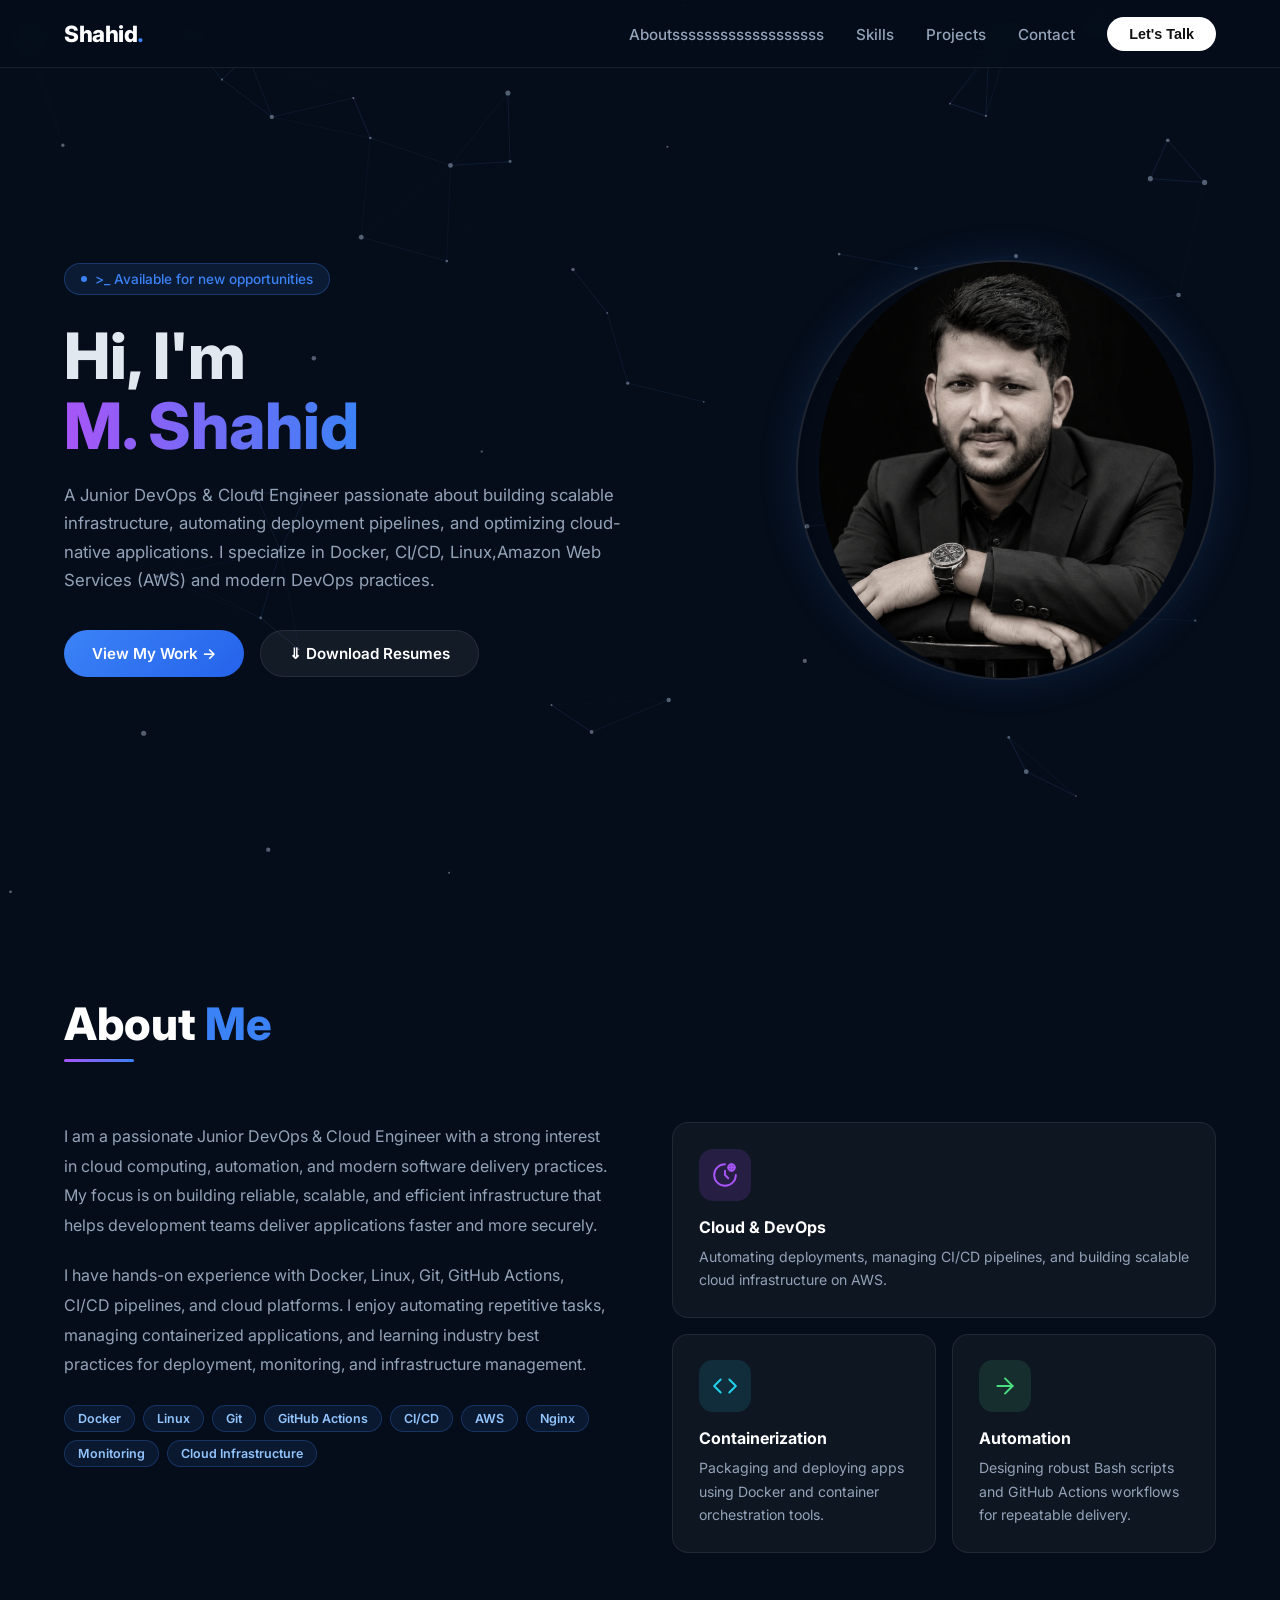
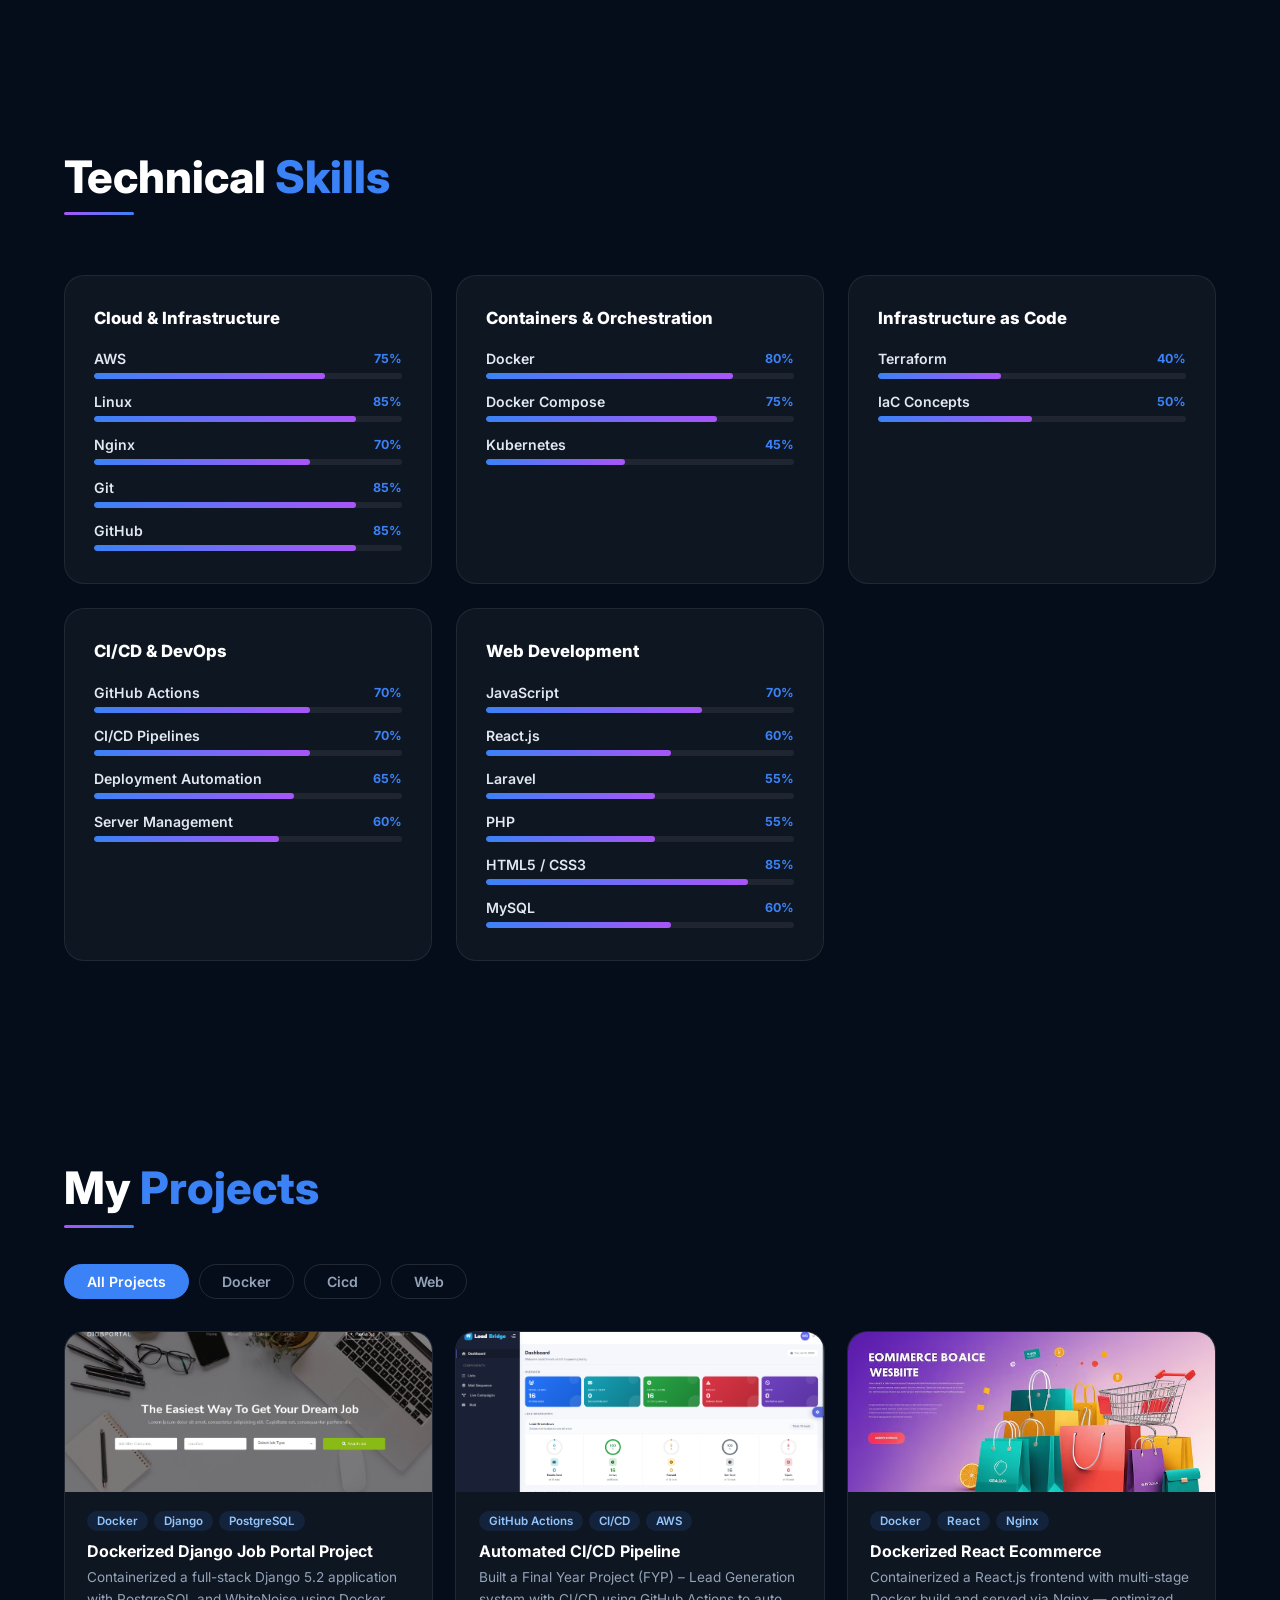
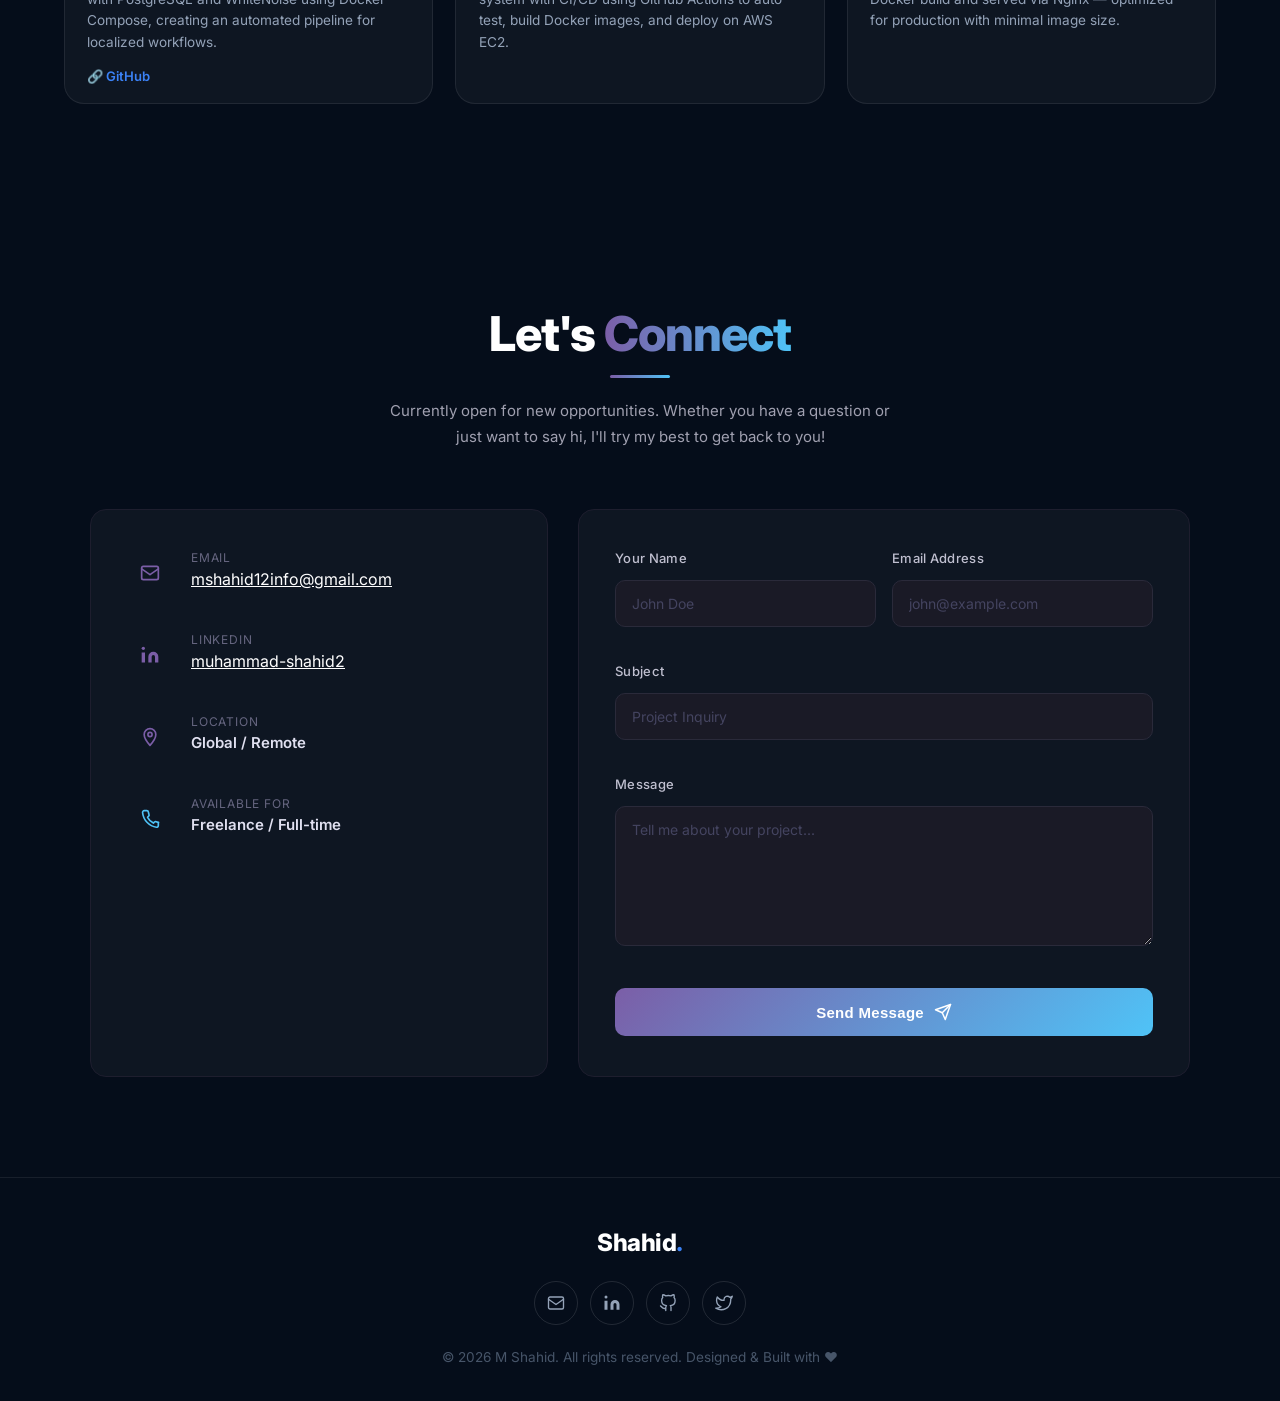
<file: index.html>
<!DOCTYPE html>
<html lang="en">
<head>
  <meta charset="UTF-8" />
  <meta name="viewport" content="width=device-width, initial-scale=1.0" />
  <title>M. Shahid — DevOps & Cloud Engineer</title>
  <link rel="preconnect" href="https://fonts.googleapis.com" />
  <link href="https://fonts.googleapis.com/css2?family=Inter:wght@400;500;600;700;800;900&display=swap" rel="stylesheet" />
  <link rel="stylesheet" href="style.css" />
</head>
<body>

<!-- ─── NAVBAR ─── -->
<nav>
  <div class="nav-left">
    <div class="logo">Shahid<span>.</span></div>
  </div>

  <div class="nav-right">
    <ul class="nav-links">
      <li><a href="#about">Aboutsssssssssssssssssss</a></li>
      <li><a href="#skills">Skills</a></li>
      <li><a href="#projects">Projects</a></li>
      <li><a href="#contact">Contact</a></li>
    </ul>
    <button class="btn-talk" onclick="document.getElementById('contact').scrollIntoView({behavior:'smooth'})">
      Let's Talk
    </button>
  </div>

  <div class="hamburger" id="ham" onclick="toggleMenu()">
    <span></span><span></span><span></span>
  </div>
</nav>

<!-- Mobile Menu -->
<div class="mobile-menu" id="mobileMenu">
  <a href="#about"    onclick="closeMenu()">About</a>
  <a href="#skills"   onclick="closeMenu()">Skills</a>
  <a href="#projects" onclick="closeMenu()">Projects</a>
  <a href="#contact"  onclick="closeMenu()">Contact</a>
</div>

<!-- ─── ANIMATED BACKGROUND ─── -->
<canvas id="bg-canvas"></canvas>

<main>

  <!-- ─── HERO ─── -->
  <section id="hero">
    <div class="hero-inner">

<div class="hero-left">
  <div class="badge">
    <span class="badge-dot"></span>
    &gt;_ Available for new opportunities
  </div>

  <h1>Hi, I'm<br /><span>M. Shahid</span></h1>

  <p class="hero-desc">
    A Junior DevOps &amp; Cloud Engineer passionate about building
    scalable infrastructure, automating deployment pipelines,
    and optimizing cloud-native applications. I specialize in
    Docker, CI/CD, Linux,Amazon Web Services (AWS) and modern DevOps practices.
  </p>

  <div class="hero-btns">
    <a href="#projects" class="btn-primary">View My Work &rarr;</a>
    <a href="/Muhammad_shahid.pdf" class="btn-secondary" download>
      &#8659; Download Resumes
    </a>
  </div>
</div>
<!-- Brain Orb -->
<div class="hero-right">
  <div class="orb-wrap">
    <div class="orb-ring">
      <img src="ChatGPT Image Jun 9, 2026, 08_24_10 AM.png" style="width: 90%; height: 100%; object-fit: cover;" alt="DevOps CI/CD" class="orb-img" />
    </div>
  </div>
</div>

    </div>
  </section>

  <!-- ─── ABOUT ─── -->
 

  <!-- ─── ABOUT ME SECTION ─── -->
<!-- Paste this inside your <main> tag, replacing the old #about section -->

<section id="about">
  <div class="about-inner">

    <!-- Heading -->
    <div class="about-heading">
      <h2>About <span>Me</span></h2>
      <div class="about-underline"></div>
    </div>

    <!-- Two Column Layout -->
    <div class="about-grid">

      <!-- LEFT: Text -->
      <div class="about-text">
        <p>I am a passionate Junior DevOps & Cloud Engineer with a strong interest in cloud computing, automation, and modern software delivery practices. My focus is on building reliable, scalable, and efficient infrastructure that helps development teams deliver applications faster and more securely.</p>

        <p>I have hands-on experience with Docker, Linux, Git, GitHub Actions, CI/CD pipelines, and cloud platforms. I enjoy automating repetitive tasks, managing containerized applications, and learning industry best practices for deployment, monitoring, and infrastructure management.</p>



        <div class="about-skills-row">
          <span class="about-skill-tag">Docker</span>
          <span class="about-skill-tag">Linux</span>
          <span class="about-skill-tag">Git</span>
          <span class="about-skill-tag">GitHub Actions</span>
          <span class="about-skill-tag">CI/CD</span>
          <span class="about-skill-tag">AWS</span>
          <span class="about-skill-tag">Nginx</span>
          <span class="about-skill-tag">Monitoring</span>
          <span class="about-skill-tag">Cloud Infrastructure</span>
        </div>
      </div>

      <!-- RIGHT: Cards -->
      <div class="about-cards">

        <!-- Big card — full width -->
        <div class="about-card about-card--full">
          <div class="about-card-icon" style="background: rgba(168,85,247,0.15);">
            <svg width="26" height="26" viewBox="0 0 24 24" fill="none" stroke="#a855f7" stroke-width="1.8" stroke-linecap="round" stroke-linejoin="round">
              <path d="M12 2a10 10 0 1 0 10 10"/><path d="M12 8v4l3 3"/><circle cx="18" cy="5" r="3"/><path d="M15 5h6M18 2v6"/>
            </svg>
          </div>
          <h3>Cloud & DevOps</h3>
          <p>Automating deployments, managing CI/CD pipelines, and building scalable cloud infrastructure on AWS.</p>
        </div>

        <!-- Two small cards side by side -->
        <div class="about-cards-row">
          <div class="about-card">
            <div class="about-card-icon" style="background: rgba(34,211,238,0.12);">
              <svg width="26" height="26" viewBox="0 0 24 24" fill="none" stroke="#22d3ee" stroke-width="1.8" stroke-linecap="round" stroke-linejoin="round">
                <polyline points="16 18 22 12 16 6"/><polyline points="8 6 2 12 8 18"/>
              </svg>
            </div>
            <h3>Containerization</h3>
            <p>Packaging and deploying apps using Docker and container orchestration tools.</p>
          </div>

          <div class="about-card">
            <div class="about-card-icon" style="background: rgba(74,222,128,0.12);">
              <svg width="26" height="26" viewBox="0 0 24 24" fill="none" stroke="#4ade80" stroke-width="1.8" stroke-linecap="round" stroke-linejoin="round">
                <path d="M5 12h14"/><path d="m12 5 7 7-7 7"/>
              </svg>
            </div>
            <h3>Automation</h3>
            <p>Designing robust Bash scripts and GitHub Actions workflows for repeatable delivery.</p>
          </div>
        </div>

      </div>
    </div>
  </div>
</section>
  <!-- ─── SKILLS ─── -->

<!-- ─── TECHNICAL ARSENAL SECTION ───
     Paste inside <main>, replace old #skills section -->

<section id="skills">
  <div class="arsenal-inner">

    <div class="arsenal-heading">
      <h2>Technical <span>Skills</span></h2>
      <div class="arsenal-underline"></div>
    </div>

    <div class="arsenal-grid" id="arsenalGrid">
      <!-- Rendered dynamically by render.js from data.js (localStorage-backed) -->
    </div>
  </div>
</section>
  <!-- ─── PROJECTS ─── -->
  
<section id="projects">
  <div class="proj-wrap">
    <div class="proj-heading">
      <h2>My <span>Projects</span></h2>
      <div class="proj-line"></div>
    </div>

    <div class="proj-tabs" id="projTabs">
      <!-- Rendered dynamically by render.js -->
    </div>

    <div class="proj-grid" id="projGrid">
      <!-- Rendered dynamically by render.js from data.js (localStorage-backed) -->
    </div>
  </div>
</section>
  <!-- ─── CONTACT ─── -->
 

  <section id="contact">
 
  <!-- Header -->
  <div class="contact-header">
    <h2>Let's <span>Connect</span></h2>
    <div class="header-line"></div>
    <p>Currently open for new opportunities. Whether you have a question or just want to say hi, I'll try my best to get back to you!</p>
  </div>
 
  <div class="contact-wrapper">
 
    <!-- Info Card -->
    <div class="contact-info">
 
      <div class="info-item">
        <div class="icon-circle">
          <svg viewBox="0 0 24 24" fill="none" stroke="#7b5ea7" stroke-width="2" stroke-linecap="round" stroke-linejoin="round">
            <rect x="2" y="4" width="20" height="16" rx="2"/>
            <path d="M2 7l10 7 10-7"/>
          </svg>
        </div>
        <div class="info-text">
          <small>Email</small>
          <a href="mailto:mshahid12info@gmail.com" style="text-decoration: underline;color:white">mshahid12info@gmail.com</a>
        </div>
      </div>
 
      <div class="info-item">
        <div class="icon-circle">
          <svg viewBox="0 0 24 24" fill="#7b5ea7">
            <path d="M16 8a6 6 0 016 6v7h-4v-7a2 2 0 00-2-2 2 2 0 00-2 2v7h-4v-7a6 6 0 016-6zM2 9h4v12H2z"/>
            <circle cx="4" cy="4" r="2"/>
          </svg>
        </div>
        <div class="info-text">
          <small>LinkedIn</small>
          <a href="https://www.linkedin.com/in/muhammad-shahid2/" target="_blank" style="text-decoration: underline;color:white">muhammad-shahid2</a>
        </div>
      </div>
 
      <div class="info-item">
        <div class="icon-circle">
          <svg viewBox="0 0 24 24" fill="none" stroke="#7b5ea7" stroke-width="2" stroke-linecap="round" stroke-linejoin="round">
            <path d="M12 2C8.13 2 5 5.13 5 9c0 5.25 7 13 7 13s7-7.75 7-13c0-3.87-3.13-7-7-7z"/>
            <circle cx="12" cy="9" r="2.5"/>
          </svg>
        </div>
        <div class="info-text">
          <small>Location</small>
          <strong>Global / Remote</strong>
        </div>
      </div>
 
      <div class="info-item">
        <div class="icon-circle">
          <svg viewBox="0 0 24 24" fill="none" stroke="#4fc3f7" stroke-width="2" stroke-linecap="round" stroke-linejoin="round">
            <path d="M22 16.92v3a2 2 0 01-2.18 2A19.79 19.79 0 013.09 4.18 2 2 0 015.09 2h3a2 2 0 012 1.72c.127.96.361 1.903.7 2.81a2 2 0 01-.45 2.11L9.09 9.91a16 16 0 006.99 7l1.27-1.27a2 2 0 012.11-.45c.907.339 1.85.573 2.81.7A2 2 0 0122 16.92z"/>
          </svg>
        </div>
        <div class="info-text">
          <small>Available for</small>
          <strong>Freelance / Full-time</strong>
        </div>
      </div>
 
    </div>
 
    <!-- Form Card -->
    <div class="contact-form">
 
      <div class="form-row">
        <div class="form-group">
          <label>Your Name</label>
          <input type="text" id="name" placeholder="John Doe" />
        </div>
        <div class="form-group">
          <label>Email Address</label>
          <input type="email" id="email" placeholder="john@example.com" />
        </div>
      </div>
 
      <div class="form-group full">
        <label>Subject</label>
        <input type="text" id="subject" placeholder="Project Inquiry" />
      </div>
 
      <div class="form-group full">
        <label>Message</label>
        <textarea id="message" placeholder="Tell me about your project..."></textarea>
      </div>
 
      <button class="submit-btn" onclick="handleSubmit()">
        Send Message
        <svg viewBox="0 0 24 24" fill="none" stroke="#fff" stroke-width="2" stroke-linecap="round" stroke-linejoin="round">
          <line x1="22" y1="2" x2="11" y2="13"/>
          <polygon points="22 2 15 22 11 13 2 9 22 2"/>
        </svg>
      </button>
 
      <div class="success-msg" id="successMsg">
        ✅ Your message has been sent! I'll get back to you soon.
      </div>
 
    </div>
  </div>
 
</section>
</main>

<!-- ─── FOOTER ─── -->
<footer>
  <div class="footer-inner">

    <div class="footer-logo">Shahid<span>.</span></div>

    <div class="footer-icons">
      <a href="mailto:mshahid12info@gmail.com" class="f-icon" title="Email">
        <svg viewBox="0 0 24 24" fill="none" stroke="currentColor" stroke-width="1.8" stroke-linecap="round" stroke-linejoin="round">
          <rect x="2" y="4" width="20" height="16" rx="2"/><path d="M2 7l10 7 10-7"/>
        </svg>
      </a>
      <a href="https://www.linkedin.com/in/muhammad-shahid2/" target="_blank" class="f-icon" title="LinkedIn">
        <svg viewBox="0 0 24 24" fill="currentColor">
          <path d="M16 8a6 6 0 016 6v7h-4v-7a2 2 0 00-2-2 2 2 0 00-2 2v7h-4v-7a6 6 0 016-6zM2 9h4v12H2z"/>
          <circle cx="4" cy="4" r="2"/>
        </svg>
      </a>
      <a href="https://github.com/muhammadshahid3" target="_blank" class="f-icon" title="GitHub">
        <svg viewBox="0 0 24 24" fill="none" stroke="currentColor" stroke-width="1.8" stroke-linecap="round" stroke-linejoin="round">
          <path d="M9 19c-5 1.5-5-2.5-7-3m14 6v-3.87a3.37 3.37 0 00-.94-2.61c3.14-.35 6.44-1.54 6.44-7A5.44 5.44 0 0020 4.77 5.07 5.07 0 0019.91 1S18.73.65 16 2.48a13.38 13.38 0 00-7 0C6.27.65 5.09 1 5.09 1A5.07 5.07 0 005 4.77a5.44 5.44 0 00-1.5 3.78c0 5.42 3.3 6.61 6.44 7A3.37 3.37 0 009 18.13V22"/>
        </svg>
      </a>
      <a href="https://x.com/MuhammadSh24458/" target="_blank" class="f-icon" title="Twitter">
        <svg viewBox="0 0 24 24" fill="none" stroke="currentColor" stroke-width="1.8" stroke-linecap="round" stroke-linejoin="round">
          <path d="M23 3a10.9 10.9 0 01-3.14 1.53 4.48 4.48 0 00-7.86 3v1A10.66 10.66 0 013 4s-4 9 5 13a11.64 11.64 0 01-7 2c9 5 20 0 20-11.5a4.5 4.5 0 00-.08-.83A7.72 7.72 0 0023 3z"/>
        </svg>
      </a>
    </div>

    <p class="footer-copy">© 2026 M Shahid. All rights reserved. Designed & Built with ❤️</p>

  </div>
</footer>

<script src="data.js"></script>
<script src="render.js"></script>
<script src="script.js"></script>
</body>
</html>
</file>
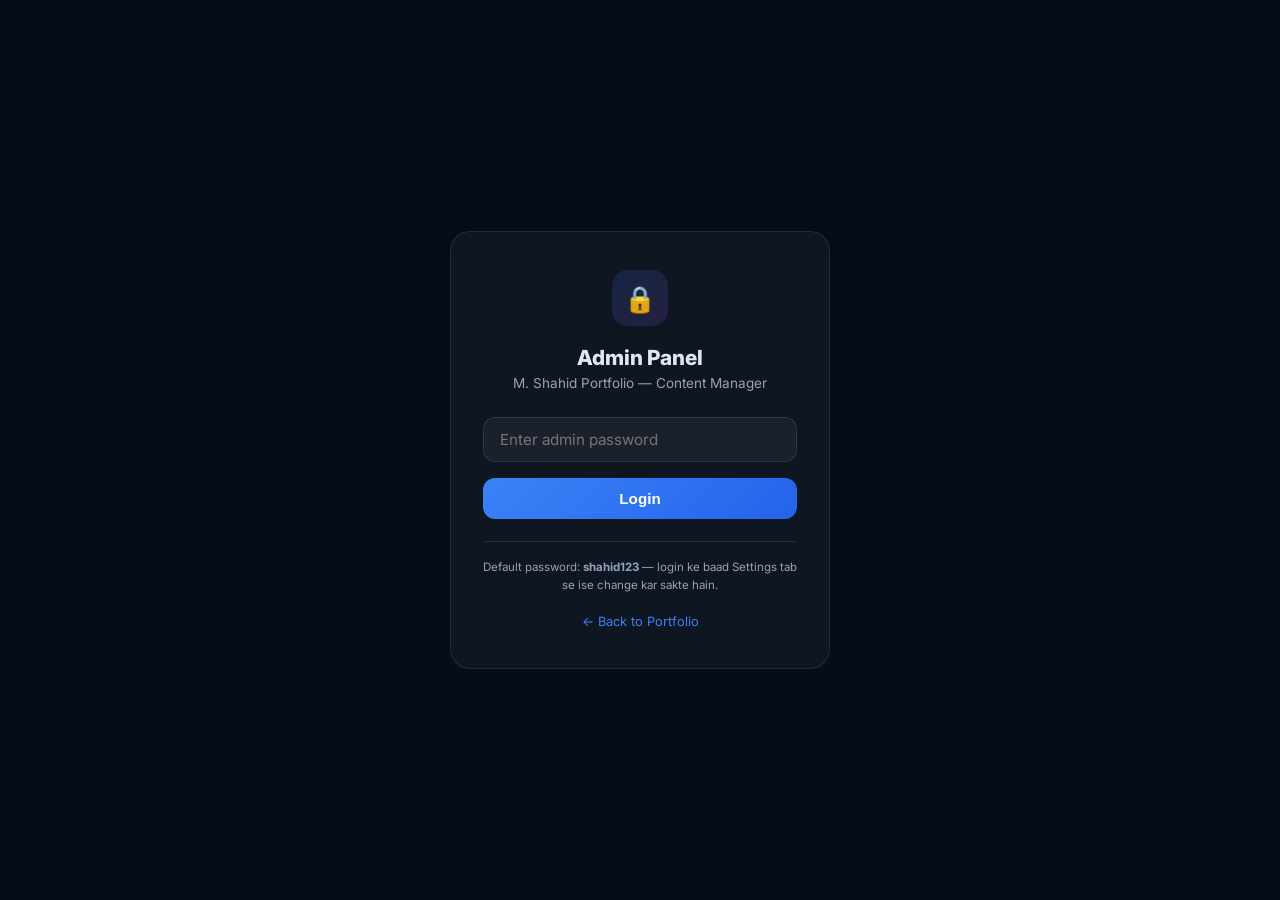
<file: admin/shahid/index.html>
<!DOCTYPE html>
<html lang="en">
<head>
<meta charset="UTF-8" />
<meta name="viewport" content="width=device-width, initial-scale=1.0" />
<title>Admin Panel — M. Shahid Portfolio</title>
<meta name="robots" content="noindex, nofollow" />
<link rel="preconnect" href="https://fonts.googleapis.com" />
<link href="https://fonts.googleapis.com/css2?family=Inter:wght@400;500;600;700;800&display=swap" rel="stylesheet" />
<link rel="stylesheet" href="admin.css" />
</head>
<body>

<!-- ═══════════════ LOGIN SCREEN ═══════════════ -->
<div id="loginScreen">
  <div class="login-box">
    <div class="lock-icon">🔒</div>
    <h1>Admin Panel</h1>
    <p class="sub">M. Shahid Portfolio — Content Manager</p>
    <form id="loginForm">
      <input type="password" id="passInput" placeholder="Enter admin password" autocomplete="current-password" required />
      <button type="submit">Login</button>
    </form>
    <div class="login-error" id="loginError">Galat password. Dobara try karein.</div>
    <div class="login-note">
      Default password: <strong>shahid123</strong> — login ke baad Settings tab se ise change kar sakte hain.
    </div>
    <a href="../../index.html" class="back-home">← Back to Portfolio</a>
  </div>
</div>

<!-- ═══════════════ APP SHELL ═══════════════ -->
<div id="appScreen">

  <aside class="sidebar">
    <div class="sidebar-logo">Shahid<span>.</span> Admin</div>
    <div class="sidebar-sub">Content Manager</div>

    <nav class="side-nav">
      <button class="side-btn active" data-tab="projects">📁 Projects</button>
      <button class="side-btn" data-tab="skills">🛠️ Skills</button>
      <button class="side-btn" data-tab="settings">⚙️ Settings</button>
    </nav>

    <div class="side-foot">
      <a href="../../index.html" class="side-link" target="_blank">↗ View Live Site</a>
      <button class="logout-btn" id="logoutBtn">Logout</button>
    </div>
  </aside>

  <main class="main-panel">

    <!-- ───────── PROJECTS TAB ───────── -->
    <section class="tab-view active" id="tab-projects">
      <div class="panel-header">
        <div>
          <h1>Projects</h1>
          <p>Yahan se project add/edit/delete karein — turant portfolio ke Projects section mein mount ho jayega.</p>
        </div>
      </div>

      <div class="card">
        <h3 id="projFormTitle">Add New Project</h3>
        <form id="projectForm">
          <div class="form-grid">
            <div class="field full">
              <label>Project Title</label>
              <input type="text" id="projTitle" placeholder="e.g. Dockerized Django Job Portal" required />
            </div>

            <div class="field full">
              <label>Description</label>
              <textarea id="projDesc" rows="3" placeholder="Project ke baare mein short description..." required></textarea>
            </div>

            <div class="field">
              <label>Upload Image</label>
              <input type="file" id="projImageFile" accept="image/*" />
            </div>

            <div class="field">
              <label>OR Image URL</label>
              <input type="url" id="projImageUrl" placeholder="https://... (optional)" />
            </div>

            <div class="field full">
              <img id="imgPreview" class="img-preview" alt="Preview" />
            </div>

            <div class="field full">
              <label>Tags (comma separated)</label>
              <input type="text" id="projTags" placeholder="Docker, Terraform, Kubernetes" />
            </div>

            <div class="field full">
              <label>Category (filter tabs ke liye)</label>
              <div class="checkbox-row">
                <label><input type="checkbox" class="projCatCheck" value="docker" /> Docker</label>
                <label><input type="checkbox" class="projCatCheck" value="cicd" /> CI/CD</label>
                <label><input type="checkbox" class="projCatCheck" value="web" /> Web</label>
                <label><input type="checkbox" class="projCatCheck" value="terraform" /> Terraform</label>
                <label><input type="checkbox" class="projCatCheck" value="kubernetes" /> Kubernetes</label>
              </div>
            </div>

            <div class="field">
              <label>GitHub Link</label>
              <input type="url" id="projGithub" placeholder="https://github.com/..." />
            </div>

            <div class="field">
              <label>Live Demo Link</label>
              <input type="url" id="projLive" placeholder="https://..." />
            </div>
          </div>

          <div class="form-actions">
            <button type="submit" class="btn btn-primary" id="projSubmitBtn">Add Project</button>
            <button type="button" class="btn btn-outline" id="projCancelBtn" style="display:none;">Cancel Edit</button>
          </div>
        </form>
      </div>

      <div class="card">
        <h3>Existing Projects</h3>
        <div class="item-list" id="projectList"></div>
      </div>
    </section>

    <!-- ───────── SKILLS TAB ───────── -->
    <section class="tab-view" id="tab-skills">
      <div class="panel-header">
        <div>
          <h1>Skills</h1>
          <p>Skill categories aur har skill ka percentage manage karein — Technical Skills section mein live mount hoga.</p>
        </div>
      </div>

      <div class="card">
        <h3>Add New Category</h3>
        <div class="add-skill-row">
          <input type="text" id="newCatName" placeholder="e.g. Infrastructure as Code" />
          <button class="btn btn-primary" id="addCatBtn">+ Add Category</button>
        </div>
      </div>

      <div id="skillManager"></div>
    </section>

    <!-- ───────── SETTINGS TAB ───────── -->
    <section class="tab-view" id="tab-settings">
      <div class="panel-header">
        <div>
          <h1>Settings</h1>
          <p>Password, backup aur reset options.</p>
        </div>
      </div>

      <div class="hint-box">
        ⚠️ <strong>Zaroori baat:</strong> Ye ek static site hai (koi real server/database nahi), isliye ye data sirf
        <strong>isi browser</strong> mein save hota hai (localStorage). Har visitor ko ye changes globally dikhane ke liye:
        "Export JSON" karein → us file se <code>data.js</code> ke andar DEFAULT_PROJECTS / DEFAULT_SKILLS update karein →
        GitHub par push/deploy karein. Tab wo data permanently sabko dikhega.
      </div>

      <div class="card">
        <h3>Change Admin Password</h3>
        <form id="changePassForm">
          <div class="field">
            <label>New Password</label>
            <input type="text" id="newPassInput" placeholder="New password (min 4 chars)" />
          </div>
          <button type="submit" class="btn btn-primary">Update Password</button>
        </form>
      </div>

      <div class="card">
        <h3>Backup & Restore</h3>
        <div class="form-actions" style="flex-wrap: wrap;">
          <button class="btn btn-outline" id="exportBtn">⬇ Export JSON</button>
          <label class="btn btn-outline" for="importFile" style="cursor:pointer;">⬆ Import JSON</label>
          <input type="file" id="importFile" accept="application/json" style="display:none;" />
          <button class="btn btn-danger" id="resetBtn">Reset to Defaults</button>
        </div>
      </div>
    </section>

  </main>
</div>

<div id="toast"></div>

<script src="../../data.js"></script>
<script src="admin.js"></script>
</body>
</html>
</file>
<file: style.css>
*, *::before, *::after { margin: 0; padding: 0; box-sizing: border-box; }

:root {
  --navy: #050d1a;
  --navy2: #0a1628;
  --blue: #3b82f6;
  --blue2: #2563eb;
  --purple: #a855f7;
  --cyan: #22d3ee;
  --text: #e2e8f0;
  --muted: #94a3b8;
  --card: rgba(255,255,255,0.04);
  --border: rgba(255,255,255,0.08);
}

html { scroll-behavior: smooth; }

body {
  font-family: 'Inter', sans-serif;
  background: var(--navy);
  color: var(--text);
  overflow-x: hidden;
}

/* ─── NAV ─── */
nav {
  position: fixed; top: 0; left: 0; right: 0; z-index: 100;
  display: flex; align-items: center; justify-content: space-between;
  padding: 0 5%;
  height: 68px;
  background: rgba(5,13,26,0.85);
  backdrop-filter: blur(12px);
  border-bottom: 1px solid var(--border);
}

.nav-left { display: flex; align-items: center; }
.logo { font-size: 1.4rem; font-weight: 800; color: #fff; letter-spacing: -0.5px; }
.logo span { color: var(--blue); }

.nav-right {
  display: flex; align-items: center; gap: 2rem;
}

.nav-links { display: flex; gap: 2rem; list-style: none; }
.nav-links a { color: var(--muted); text-decoration: none; font-size: 0.95rem; font-weight: 500; transition: color .2s; }
.nav-links a:hover { color: #fff; }

.btn-talk {
  background: #fff; color: #111; border: none; border-radius: 50px;
  padding: 9px 22px; font-size: 0.9rem; font-weight: 600;
  cursor: pointer; transition: background .2s;
  white-space: nowrap;
}
.btn-talk:hover { background: #e2e8f0; }

.hamburger { display: none; flex-direction: column; gap: 5px; cursor: pointer; }
.hamburger span { width: 24px; height: 2px; background: #fff; border-radius: 2px; transition: all .3s; }

/* ─── NETWORK BG ─── */
#bg-canvas {
  position: fixed; top: 0; left: 0;
  width: 100%; height: 100%;
  pointer-events: none; z-index: 0;
}

/* ─── SECTIONS WRAPPER ─── */
main { position: relative; z-index: 1; }

/* ─── HERO ─── */
#hero {
  min-height: 100vh;
  display: flex; align-items: center;
  padding: 100px 5% 60px;
}
.hero-inner {
  display: flex; align-items: center;
  justify-content: space-between;
  width: 100%; max-width: 1200px; margin: 0 auto;
  gap: 2rem;
}
.hero-left { flex: 1; max-width: 600px; }
.badge {
  display: inline-flex; align-items: center; gap: 8px;
  background: rgba(59,130,246,0.12);
  border: 1px solid rgba(59,130,246,0.3);
  color: var(--blue);
  padding: 7px 16px; border-radius: 50px;
  font-size: 0.85rem; font-weight: 500;
  margin-bottom: 1.6rem;
}
.badge-dot { width: 6px; height: 6px; background: var(--blue); border-radius: 50%; animation: pulse 2s infinite; }
@keyframes pulse { 0%,100%{opacity:1} 50%{opacity:.4} }

.hero-left h1 { font-size: clamp(2.6rem, 5vw, 4rem); font-weight: 800; line-height: 1.1; margin-bottom: 0.4rem; }
.hero-left h1 span {
  background: linear-gradient(90deg, #a855f7, #3b82f6);
  -webkit-background-clip: text; -webkit-text-fill-color: transparent;
  background-clip: text;
}
.hero-desc {
  color: var(--muted); font-size: 1.05rem; line-height: 1.7;
  margin: 1.2rem 0 2.2rem;
}
.hero-btns { display: flex; gap: 1rem; flex-wrap: wrap; }
.btn-primary {
  background: linear-gradient(135deg, #3b82f6, #2563eb);
  color: #fff; border: none; border-radius: 50px;
  padding: 13px 28px; font-size: 0.95rem; font-weight: 600;
  cursor: pointer; display: flex; align-items: center; gap: 8px;
  transition: transform .2s, box-shadow .2s;
  text-decoration: none;
}
.btn-primary:hover { transform: translateY(-2px); box-shadow: 0 8px 24px rgba(59,130,246,0.4); }
.btn-secondary {
  background: rgba(255,255,255,0.06);
  color: #fff; border: 1px solid var(--border); border-radius: 50px;
  padding: 13px 28px; font-size: 0.95rem; font-weight: 600;
  cursor: pointer; display: flex; align-items: center; gap: 8px;
  transition: background .2s; text-decoration: none;
}
.btn-secondary:hover { background: rgba(255,255,255,0.1); }

/* ─── BRAIN ORB ─── */
.hero-right { flex-shrink: 0; }
.orb-wrap {
  width: clamp(240px, 35vw, 420px);
  height: clamp(240px, 35vw, 420px);
  position: relative;
}
.orb-ring {
  width: 100%;
  height: 100%;
  border-radius: 50%;
  border: 2px solid rgba(255,255,255,0.10);
  overflow: hidden;
  display: flex;
  align-items: center;
  justify-content: center;
  box-shadow: 0 0 40px rgba(59,130,246,0.15),
              inset 0 0 40px rgba(0,0,0,0.4);
}

.orb-img {
  width: 100%;
  height: 100%;
  object-fit: cover;
  border-radius: 50%;
  display: block;
}

.brain-svg { width: 72%; height: 72%; }

/* ─── ABOUT ─── */
#about {
  padding: 100px 5%;
}
.about-inner { max-width: 1200px; margin: 0 auto; }

.section-label {
  color: var(--blue); font-size: 0.85rem; font-weight: 600;
  letter-spacing: 2px; text-transform: uppercase; margin-bottom: 0.8rem;
}
.section-title { font-size: clamp(1.8rem, 3vw, 2.6rem); font-weight: 800; margin-bottom: 1.2rem; }
.about-grid { display: grid; grid-template-columns: 1fr 1fr; gap: 4rem; align-items: center; margin-top: 2rem; }
.about-text p { color: var(--muted); line-height: 1.8; margin-bottom: 1rem; }
.stats-row { display: flex; gap: 2rem; margin-top: 2rem; flex-wrap: wrap; }
.stat { text-align: center; }
.stat-num { font-size: 2rem; font-weight: 800; color: var(--blue); }
.stat-label { font-size: 0.8rem; color: var(--muted); margin-top: 2px; }
.about-card {
  background: var(--card); border: 1px solid var(--border);
  border-radius: 20px; padding: 2rem;
}
.about-card p { color: var(--muted); line-height: 1.7; }

/* ─── SKILLS ─── */
#skills { padding: 100px 5%; }
.skills-inner { max-width: 1200px; margin: 0 auto; }
.skills-grid { display: grid; grid-template-columns: repeat(auto-fit, minmax(200px, 1fr)); gap: 1rem; margin-top: 3rem; }
.skill-card {
  background: var(--card); border: 1px solid var(--border);
  border-radius: 16px; padding: 1.4rem;
  display: flex; flex-direction: column; gap: 12px;
  transition: border-color .2s, transform .2s;
}
.skill-card:hover { border-color: rgba(59,130,246,0.4); transform: translateY(-4px); }
.skill-icon {
  width: 44px; height: 44px; border-radius: 12px;
  display: flex; align-items: center; justify-content: center;
  font-size: 1.4rem;
}
.skill-name { font-weight: 600; font-size: 0.95rem; }
.skill-bar { height: 4px; background: rgba(255,255,255,0.08); border-radius: 2px; overflow: hidden; }
.skill-fill { height: 100%; border-radius: 2px; background: linear-gradient(90deg, #3b82f6, #a855f7); }
.skill-pct { font-size: 0.78rem; color: var(--muted); text-align: right; }

/* ─── PROJECTS ─── */
#projects { padding: 100px 5%; }
.projects-inner { max-width: 1200px; margin: 0 auto; }
.projects-grid { display: grid; grid-template-columns: repeat(auto-fit, minmax(300px, 1fr)); gap: 1.5rem; margin-top: 3rem; }
.project-card {
  background: var(--card); border: 1px solid var(--border);
  border-radius: 20px; overflow: hidden;
  transition: transform .2s, border-color .2s;
}
.project-card:hover { transform: translateY(-6px); border-color: rgba(59,130,246,0.35); }
.project-img {
  height: 180px;
  display: flex; align-items: center; justify-content: center;
  font-size: 3rem;
}
.project-body { padding: 1.4rem; }
.project-tags { display: flex; gap: 6px; flex-wrap: wrap; margin-bottom: 0.8rem; }
.tag {
  background: rgba(59,130,246,0.12); color: #93c5fd;
  font-size: 0.72rem; font-weight: 600; padding: 3px 10px; border-radius: 20px;
}
.project-title { font-size: 1.05rem; font-weight: 700; margin-bottom: 0.5rem; }
.project-desc { color: var(--muted); font-size: 0.88rem; line-height: 1.6; }
.project-links { display: flex; gap: 1rem; margin-top: 1.2rem; }
.link-btn {
  font-size: 0.82rem; font-weight: 600; color: var(--blue);
  text-decoration: none; display: flex; align-items: center; gap: 4px;
  transition: color .2s;
}
.link-btn:hover { color: #93c5fd; }

/* ─── CONTACT ─── */
#contact { padding: 100px 5%; }
.contact-inner { max-width: 700px; margin: 0 auto; text-align: center; }
.contact-inner .section-title { margin-bottom: 1rem; }
.contact-inner > p { color: var(--muted); line-height: 1.7; margin-bottom: 2.5rem; }
.contact-form { display: flex; flex-direction: column; gap: 1rem; text-align: left; }
.form-row { display: grid; grid-template-columns: 1fr 1fr; gap: 1rem; }
.form-group { display: flex; flex-direction: column; gap: 6px; }
.form-group label { font-size: 0.85rem; font-weight: 600; color: var(--muted); }
.form-group input, .form-group textarea {
  background: rgba(255,255,255,0.05); border: 1px solid var(--border);
  border-radius: 12px; padding: 12px 16px;
  color: #fff; font-family: inherit; font-size: 0.95rem;
  outline: none; transition: border-color .2s;
  resize: vertical;
}
.form-group input:focus, .form-group textarea:focus { border-color: var(--blue); }
.form-group input::placeholder, .form-group textarea::placeholder { color: var(--muted); }
.btn-send {
  background: linear-gradient(135deg, #3b82f6, #2563eb);
  color: #fff; border: none; border-radius: 50px;
  padding: 14px 40px; font-size: 1rem; font-weight: 700;
  cursor: pointer; align-self: center; margin-top: 0.5rem;
  transition: transform .2s, box-shadow .2s;
}
.btn-send:hover { transform: translateY(-2px); box-shadow: 0 8px 24px rgba(59,130,246,0.4); }

/* ─── FOOTER ─── */
footer {
  text-align: center; padding: 2rem;
  border-top: 1px solid var(--border);
  color: var(--muted); font-size: 0.85rem;
  position: relative; z-index: 1;
}

/* ─── MOBILE NAV ─── */
.mobile-menu {
  display: none; position: fixed; top: 68px; left: 0; right: 0; z-index: 99;
  background: rgba(5,13,26,0.97); padding: 1.5rem 5%;
  border-bottom: 1px solid var(--border); flex-direction: column; gap: 1.2rem;
}
.mobile-menu.open { display: flex; }
.mobile-menu a { color: var(--text); text-decoration: none; font-weight: 600; font-size: 1.05rem; }

/* ─── RESPONSIVE ─── */
@media (max-width: 900px) {
  .hero-inner { flex-direction: column; text-align: center; padding: 2rem 0; }
  .hero-btns { justify-content: center; }
  .about-grid { grid-template-columns: 1fr; gap: 2rem; }
  .form-row { grid-template-columns: 1fr; }
  .orb-wrap { width: 280px; height: 280px; }
}
@media (max-width: 640px) {
  .nav-right { display: none; }
  .hamburger { display: flex; }
  .hero-left h1 { font-size: 2.2rem; }
  .orb-wrap { width: 220px; height: 220px; }
  .stats-row { gap: 1.2rem; }
}




/* about us */

/* ─────────────────────────────────────────
   ABOUT ME SECTION  —  paste into style.css
   (replaces the old #about block)
───────────────────────────────────────── */

#about {
  padding: 100px 5%;
}

.about-inner {
  max-width: 1200px;
  margin: 0 auto;
}

/* Heading */
.about-heading {
  margin-bottom: 60px;
}

.about-heading h2 {
  font-size: clamp(2rem, 4vw, 2.8rem);
  font-weight: 800;
  color: #fff;
  line-height: 1.1;
}

.about-heading h2 span {
  color: #3b82f6;
}

.about-underline {
  margin-top: 10px;
  width: 70px;
  height: 3px;
  background: linear-gradient(90deg, #a855f7, #3b82f6);
  border-radius: 2px;
}

/* Two-column layout */
.about-grid {
  display: grid;
  grid-template-columns: 1fr 1fr;
  gap: 4rem;
  align-items: start;
}

/* LEFT text */
.about-text p {
  color: #94a3b8;
  font-size: 1rem;
  line-height: 1.85;
  margin-bottom: 1.3rem;
}

.about-skills-row {
  display: flex;
  flex-wrap: wrap;
  gap: 8px;
  margin-top: 1.6rem;
}

.about-skill-tag {
  background: rgba(59,130,246,0.1);
  border: 1px solid rgba(59,130,246,0.25);
  color: #93c5fd;
  font-size: 0.78rem;
  font-weight: 600;
  padding: 5px 13px;
  border-radius: 20px;
}

/* RIGHT cards container */
.about-cards {
  display: flex;
  flex-direction: column;
  gap: 1rem;
}

/* Individual card */
.about-card {
  background: rgba(255,255,255,0.04);
  border: 1px solid rgba(255,255,255,0.08);
  border-radius: 16px;
  padding: 1.6rem;
  transition: border-color .2s, transform .2s;
}

.about-card:hover {
  border-color: rgba(59,130,246,0.3);
  transform: translateY(-3px);
}

.about-card--full {
  width: 100%;
}

/* Two small cards in a row */
.about-cards-row {
  display: grid;
  grid-template-columns: 1fr 1fr;
  gap: 1rem;
}

/* Icon circle */
.about-card-icon {
  width: 52px;
  height: 52px;
  border-radius: 14px;
  display: flex;
  align-items: center;
  justify-content: center;
  margin-bottom: 1rem;
}

.about-card h3 {
  font-size: 1rem;
  font-weight: 700;
  color: #fff;
  margin-bottom: 0.5rem;
}

.about-card p {
  color: #94a3b8;
  font-size: 0.88rem;
  line-height: 1.65;
}

/* ─── RESPONSIVE ─── */
@media (max-width: 900px) {
  .about-grid {
    grid-template-columns: 1fr;
    gap: 2.5rem;
  }
}

@media (max-width: 540px) {
  .about-cards-row {
    grid-template-columns: 1fr;
  }
}







/* skill */







/* ─────────────────────────────────────────
   TECHNICAL ARSENAL SECTION
   Paste into style.css — replaces old #skills block
───────────────────────────────────────── */

#skills {
  padding: 100px 5%;
}

.arsenal-inner {
  max-width: 1200px;
  margin: 0 auto;
}

/* Heading */
.arsenal-heading {
  margin-bottom: 60px;
}

.arsenal-heading h2 {
  font-size: clamp(2rem, 4vw, 2.8rem);
  font-weight: 800;
  color: #fff;
  line-height: 1.1;
}

.arsenal-heading h2 span {
  color: #3b82f6;
}

.arsenal-underline {
  margin-top: 10px;
  width: 70px;
  height: 3px;
  background: linear-gradient(90deg, #a855f7, #3b82f6);
  border-radius: 2px;
}

/* 3-column grid */
.arsenal-grid {
  display: grid;
  grid-template-columns: repeat(3, 1fr);
  gap: 1.5rem;
}

/* Each card */
.arsenal-card {
  background: rgba(255,255,255,0.04);
  border: 1px solid rgba(255,255,255,0.08);
  border-radius: 20px;
  padding: 2rem 1.8rem;
  transition: border-color .2s, transform .2s;
}

.arsenal-card:hover {
  border-color: rgba(59,130,246,0.3);
  transform: translateY(-4px);
}

.arsenal-card h3 {
  font-size: 1.05rem;
  font-weight: 800;
  color: #fff;
  margin-bottom: 1.4rem;
}

/* Tag group — wraps naturally */
.tag-group {
  display: flex;
  flex-wrap: wrap;
  gap: 10px;
}

/* Individual pill tag */
.atag {
  background: rgba(255,255,255,0.06);
  border: 1px solid rgba(255,255,255,0.12);
  color: #cbd5e1;
  font-size: 0.82rem;
  font-weight: 500;
  padding: 7px 16px;
  border-radius: 10px;
  transition: background .2s, border-color .2s, color .2s;
  cursor: default;
}

.atag:hover {
  background: rgba(59,130,246,0.15);
  border-color: rgba(59,130,246,0.4);
  color: #93c5fd;
}

/* ─── RESPONSIVE ─── */
@media (max-width: 900px) {
  .arsenal-grid {
    grid-template-columns: 1fr;
    gap: 1rem;
  }
}









/* contact */

/* = CONTACT SECTION ===== */ */
#contact {
  background: linear-gradient(180deg, rgba(123,94,167,0.08), transparent 40%), var(--navy);
  padding: 80px 60px;
  min-height: 100vh;
}

/* Header */
.contact-header {
  text-align: center;
  margin-bottom: 60px;
}

.contact-header h2 {
  font-size: 48px;
  font-weight: 800;
  color: #ffffff;
  letter-spacing: -1px;
  margin-bottom: 12px;
}

.contact-header h2 span {
  background: linear-gradient(90deg, #7b5ea7, #4fc3f7);
  -webkit-background-clip: text;
  -webkit-text-fill-color: transparent;
  background-clip: text;
}

.header-line {
  width: 60px;
  height: 3px;
  background: linear-gradient(90deg, #7b5ea7, #4fc3f7);
  margin: 0 auto 20px auto;
  border-radius: 2px;
}

.contact-header p {
  color: #a0a0b0;
  font-size: 15px;
  line-height: 1.7;
  max-width: 500px;
  margin: 0 auto;
}

/* Layout */
.contact-wrapper {
  display: flex;
  gap: 30px;
  max-width: 1100px;
  margin: 0 auto;
  align-items: stretch;
}

/* ===== INFO CARD ===== */
.contact-info {
  flex: 1;
    background: rgba(255,255,255,0.04);

  /* background: #12121a; */
  border-radius: 16px;
  padding: 40px 36px;
  border: 1px solid #1e1e2e;
}

.info-item {
  display: flex;
  align-items: flex-start;
  gap: 18px;
  margin-bottom: 36px;
}

.info-item:last-child {
  margin-bottom: 0;
}

.icon-circle {
  width: 46px;
  height: 46px;
  
  border-radius: 50%;
  /* background: #1e1e2e; */
  display: flex;
  align-items: center;
  justify-content: center;
  flex-shrink: 0;
}

.icon-circle svg {
  width: 20px;
  height: 20px;
}

.info-text small {
  display: block;
  color: #666680;
  font-size: 12px;
  text-transform: uppercase;
  letter-spacing: 0.8px;
  margin-bottom: 4px;
}

.info-text strong {
  display: block;
  color: #e0e0f0;
  font-size: 15px;
  font-weight: 600;
}

/* ===== FORM CARD ===== */
.contact-form {
  flex: 1.4;
    background: rgba(255,255,255,0.04);

  /* background: #12121a; */
  border-radius: 16px;
  padding: 40px 36px;
  border: 1px solid #1e1e2e;
}

.form-row {
  display: flex;
  gap: 16px;
  margin-bottom: 20px;
}

.form-group {
  display: flex;
  flex-direction: column;
  flex: 1;
}

.form-group label {
  color: #c0c0d0;
  font-size: 13px;
  font-weight: 500;
  margin-bottom: 8px;
  letter-spacing: 0.3px;
}

.form-group input,
.form-group textarea {
  background: #1a1a26;
  border: 1px solid #2a2a3a;
  border-radius: 10px;
  padding: 14px 16px;
  color: #e0e0f0;
  font-size: 14px;
  font-family: inherit;
  outline: none;
  transition: border-color 0.25s ease, box-shadow 0.25s ease;
}

.form-group input::placeholder,
.form-group textarea::placeholder {
  color: #444460;
}

.form-group input:focus,
.form-group textarea:focus {
  border-color: #7b5ea7;
  box-shadow: 0 0 0 3px rgba(123, 94, 167, 0.12);
}

.form-group textarea {
  height: 140px;
  resize: vertical;
}

.form-group.full {
  margin-bottom: 20px;
}

.submit-btn {
  display: flex;
  align-items: center;
  justify-content: center;
  gap: 10px;
  width: 100%;
  padding: 15px;
  background: linear-gradient(135deg, #7b5ea7, #4fc3f7);
  color: #fff;
  font-size: 15px;
  font-weight: 600;
  border: none;
  border-radius: 10px;
  cursor: pointer;
  letter-spacing: 0.3px;
  transition: opacity 0.2s ease, transform 0.15s ease;
  margin-top: 6px;
}

.submit-btn:hover {
  opacity: 0.9;
  transform: translateY(-1px);
}

.submit-btn:active {
  transform: translateY(0);
}

.submit-btn svg {
  width: 18px;
  height: 18px;
}

/* Success message */
.success-msg {
  display: none;
  text-align: center;
  padding: 14px;
  background: rgba(79, 195, 247, 0.1);
  border: 1px solid rgba(79, 195, 247, 0.3);
  border-radius: 10px;
  color: #4fc3f7;
  font-size: 14px;
  margin-top: 16px;
}

/* Responsive */
@media (max-width: 768px) {
  #contact {
    padding: 60px 20px;
  }

  .contact-header h2 {
    font-size: 36px;
  }

  .contact-wrapper {
    flex-direction: column;
  }

  .form-row {
    flex-direction: column;
  }
}



/* projects */


#projects { padding: 100px 5%; }
.proj-wrap { max-width: 1200px; margin: 0 auto; }
.proj-heading { margin-bottom: 16px; }
.proj-heading h2 { font-size: clamp(2rem,4vw,2.8rem); font-weight: 800; color: #fff; }
.proj-heading h2 span { color: #3b82f6; }
.proj-line { margin-top: 10px; width: 70px; height: 3px; background: linear-gradient(90deg,#a855f7,#3b82f6); border-radius: 2px; }
.proj-tabs { display: flex; gap: 10px; margin: 36px 0 32px; flex-wrap: wrap; }
.proj-tab { padding: 8px 22px; border-radius: 50px; border: 1px solid rgba(255,255,255,0.12); background: transparent; color: #94a3b8; font-size: 0.88rem; font-weight: 600; cursor: pointer; transition: all .2s; font-family: inherit; }
.proj-tab.active { background: #3b82f6; color: #fff; border-color: #3b82f6; }
.proj-tab:hover:not(.active) { border-color: #3b82f6; color: #fff; }
.proj-grid { display: grid; grid-template-columns: repeat(auto-fit, minmax(300px,1fr)); gap: 1.4rem; }
.proj-card { background: rgba(255,255,255,0.04); border: 1px solid rgba(255,255,255,0.08); border-radius: 20px; overflow: hidden; transition: border-color .2s, transform .2s; }
.proj-card:hover { border-color: rgba(59,130,246,0.4); transform: translateY(-5px); }
.proj-card.hidden { display: none; }
.proj-img { height: 160px; display: flex; align-items: center; justify-content: center; font-size: 3rem; }
.proj-body { padding: 1.2rem 1.4rem; }
.proj-tags { display: flex; gap: 6px; flex-wrap: wrap; margin-bottom: 10px; }
.ptag { background: rgba(59,130,246,0.12); color: #93c5fd; font-size: 0.72rem; font-weight: 600; padding: 3px 10px; border-radius: 20px; }
.proj-title { font-size: 1rem; font-weight: 700; color: #fff; margin-bottom: 6px; }
.proj-desc { color: #94a3b8; font-size: 0.85rem; line-height: 1.6; }
.proj-links { display: flex; gap: 1rem; margin-top: 14px; }
.plink { font-size: 0.82rem; font-weight: 600; color: #3b82f6; text-decoration: none; }
.plink:hover { color: #93c5fd; }

.proj-img {
  position: relative;
  overflow: hidden;
  background: linear-gradient(135deg, rgba(59,130,246,0.1), rgba(168,85,247,0.1));
}
.proj-img img {
  width: 100%;
  height: 100%;
  object-fit: cover;
  display: block;
  transition: transform .45s ease;
}
.proj-card:hover .proj-img img { transform: scale(1.08); }
.proj-img-fallback {
  width: 100%; height: 100%;
  display: flex; align-items: center; justify-content: center;
  font-size: 2.4rem;
}
.proj-card { display: flex; flex-direction: column; }
.proj-body { display: flex; flex-direction: column; flex: 1; }
.proj-links { margin-top: auto; padding-top: 14px; }

/* ─── SKILLS: percentage rows (used by render.js) ─── */
.skill-list { display: flex; flex-direction: column; gap: 14px; }
.skill-row-top { display: flex; justify-content: space-between; align-items: center; margin-bottom: 6px; }
.skill-row-name { font-size: 0.88rem; font-weight: 600; color: #e2e8f0; }
.skill-row-pct { font-size: 0.78rem; font-weight: 700; color: var(--blue); }
.skill-row .skill-bar { height: 6px; background: rgba(255,255,255,0.07); border-radius: 4px; overflow: hidden; }
.skill-row .skill-fill {
  height: 100%; border-radius: 4px;
  background: linear-gradient(90deg, #3b82f6, #a855f7);
  transition: width 1s ease;
}
.arsenal-grid { grid-template-columns: repeat(auto-fit, minmax(280px, 1fr)); }














/* footer */


footer {
  border-top: 1px solid var(--border);
  position: relative;
  z-index: 1;
  padding: 50px 5% 36px;
}

.footer-inner {
  max-width: 1200px;
  margin: 0 auto;
  display: flex;
  flex-direction: column;
  align-items: center;
  gap: 24px;
}

.footer-logo {
  font-size: 1.5rem;
  font-weight: 800;
  color: #fff;
  letter-spacing: -0.5px;
}

.footer-logo span { color: var(--blue); }

.footer-icons {
  display: flex;
  gap: 12px;
}

.f-icon {
  width: 44px;
  height: 44px;
  border-radius: 50%;
  border: 1px solid rgba(255,255,255,0.12);
  display: flex;
  align-items: center;
  justify-content: center;
  color: #94a3b8;
  transition: border-color .2s, color .2s;
}

.f-icon:hover {
  border-color: var(--blue);
  color: #fff;
}

.f-icon svg {
  width: 18px;
  height: 18px;
}

.footer-copy {
  color: #475569;
  font-size: 0.85rem;
}
</file>
<file: admin/shahid/admin.css>
:root {
  --navy: #050d1a;
  --navy2: #0a1628;
  --blue: #3b82f6;
  --blue2: #2563eb;
  --purple: #a855f7;
  --cyan: #22d3ee;
  --text: #e2e8f0;
  --muted: #94a3b8;
  --card: rgba(255,255,255,0.04);
  --border: rgba(255,255,255,0.09);
  --danger: #f87171;
  --success: #4ade80;
}

* { margin: 0; padding: 0; box-sizing: border-box; }

body {
  font-family: 'Inter', -apple-system, sans-serif;
  background: var(--navy);
  color: var(--text);
  min-height: 100vh;
}

a { color: inherit; }

/* ───────── LOGIN SCREEN ───────── */
#loginScreen {
  min-height: 100vh;
  display: flex; align-items: center; justify-content: center;
  padding: 20px;
}
.login-box {
  width: 100%; max-width: 380px;
  background: var(--card); border: 1px solid var(--border);
  border-radius: 20px; padding: 2.4rem 2rem;
  text-align: center;
}
.login-box .lock-icon {
  width: 56px; height: 56px; border-radius: 16px;
  background: linear-gradient(135deg, rgba(59,130,246,0.15), rgba(168,85,247,0.15));
  display: flex; align-items: center; justify-content: center;
  margin: 0 auto 1.2rem;
  font-size: 1.6rem;
}
.login-box h1 { font-size: 1.3rem; font-weight: 800; margin-bottom: 0.3rem; }
.login-box p.sub { color: var(--muted); font-size: 0.85rem; margin-bottom: 1.6rem; }
.login-box input {
  width: 100%; background: rgba(255,255,255,0.05); border: 1px solid var(--border);
  border-radius: 12px; padding: 12px 16px; color: #fff; font-size: 0.95rem;
  outline: none; margin-bottom: 1rem; font-family: inherit;
}
.login-box input:focus { border-color: var(--blue); }
.login-box button {
  width: 100%;
  background: linear-gradient(135deg, #3b82f6, #2563eb);
  color: #fff; border: none; border-radius: 12px;
  padding: 12px; font-size: 0.95rem; font-weight: 700;
  cursor: pointer; transition: transform .15s;
}
.login-box button:hover { transform: translateY(-1px); }
.login-error {
  color: var(--danger); font-size: 0.82rem; margin-top: 10px; display: none;
}
.login-note {
  margin-top: 1.4rem; font-size: 0.72rem; color: var(--muted); line-height: 1.6;
  border-top: 1px solid var(--border); padding-top: 1rem;
}
.back-home { display: inline-block; margin-top: 1.2rem; font-size: 0.8rem; color: var(--blue); text-decoration: none; }

/* ───────── APP SHELL ───────── */
#appScreen { display: none; min-height: 100vh; }
#appScreen.active { display: flex; }

.sidebar {
  width: 240px; flex-shrink: 0;
  background: var(--navy2); border-right: 1px solid var(--border);
  padding: 1.6rem 1.1rem; display: flex; flex-direction: column;
  position: sticky; top: 0; height: 100vh;
}
.sidebar-logo { font-size: 1.15rem; font-weight: 800; margin-bottom: 0.2rem; }
.sidebar-logo span { color: var(--blue); }
.sidebar-sub { font-size: 0.72rem; color: var(--muted); margin-bottom: 2rem; }
.side-nav { display: flex; flex-direction: column; gap: 4px; flex: 1; }
.side-btn {
  display: flex; align-items: center; gap: 10px;
  background: transparent; border: none; color: var(--muted);
  padding: 11px 14px; border-radius: 10px; font-size: 0.9rem; font-weight: 600;
  cursor: pointer; text-align: left; font-family: inherit; transition: all .15s;
}
.side-btn:hover { background: rgba(255,255,255,0.05); color: #fff; }
.side-btn.active { background: rgba(59,130,246,0.15); color: var(--blue); }
.side-foot { border-top: 1px solid var(--border); padding-top: 1rem; display: flex; flex-direction: column; gap: 6px; }
.side-link { font-size: 0.82rem; color: var(--muted); text-decoration: none; padding: 6px 4px; }
.side-link:hover { color: #fff; }
.logout-btn {
  background: rgba(248,113,113,0.1); color: var(--danger); border: 1px solid rgba(248,113,113,0.25);
  border-radius: 10px; padding: 9px; font-size: 0.85rem; font-weight: 600; cursor: pointer;
  font-family: inherit; margin-top: 6px;
}

.main-panel { flex: 1; padding: 2.2rem 2.6rem; max-width: 1100px; }
.panel-header { display: flex; justify-content: space-between; align-items: flex-start; margin-bottom: 1.8rem; flex-wrap: wrap; gap: 1rem; }
.panel-header h1 { font-size: 1.5rem; font-weight: 800; }
.panel-header p { color: var(--muted); font-size: 0.88rem; margin-top: 4px; }

.tab-view { display: none; }
.tab-view.active { display: block; }

/* ───────── BUTTONS ───────── */
.btn {
  display: inline-flex; align-items: center; gap: 6px;
  border-radius: 10px; padding: 10px 18px; font-size: 0.85rem; font-weight: 700;
  cursor: pointer; border: none; font-family: inherit; transition: transform .15s, opacity .15s;
}
.btn:hover { transform: translateY(-1px); }
.btn-primary { background: linear-gradient(135deg, #3b82f6, #2563eb); color: #fff; }
.btn-outline { background: transparent; border: 1px solid var(--border); color: var(--text); }
.btn-outline:hover { border-color: var(--blue); }
.btn-danger { background: rgba(248,113,113,0.12); color: var(--danger); border: 1px solid rgba(248,113,113,0.3); }
.btn-sm { padding: 6px 12px; font-size: 0.78rem; }

/* ───────── CARD / FORM ───────── */
.card {
  background: var(--card); border: 1px solid var(--border);
  border-radius: 16px; padding: 1.6rem; margin-bottom: 1.4rem;
}
.card h3 { font-size: 1rem; font-weight: 700; margin-bottom: 1.1rem; }
.form-grid { display: grid; grid-template-columns: 1fr 1fr; gap: 1rem; }
.field { display: flex; flex-direction: column; gap: 6px; margin-bottom: 1rem; }
.field.full { grid-column: 1 / -1; }
.field label { font-size: 0.8rem; font-weight: 600; color: var(--muted); }
.field input[type=text], .field input[type=url], .field input[type=number], .field input[type=password], .field textarea, .field select {
  background: rgba(255,255,255,0.05); border: 1px solid var(--border);
  border-radius: 10px; padding: 10px 14px; color: #fff; font-size: 0.9rem;
  outline: none; font-family: inherit; resize: vertical;
}
.field input:focus, .field textarea:focus, .field select:focus { border-color: var(--blue); }
.field input[type=file] { font-size: 0.82rem; color: var(--muted); }
.checkbox-row { display: flex; gap: 1.2rem; flex-wrap: wrap; }
.checkbox-row label { display: flex; align-items: center; gap: 6px; font-size: 0.85rem; color: var(--text); font-weight: 500; cursor: pointer; }
.img-preview { width: 100%; max-width: 220px; height: 120px; object-fit: cover; border-radius: 10px; margin-top: 8px; border: 1px solid var(--border); display: none; }
.form-actions { display: flex; gap: 10px; margin-top: 0.4rem; }

/* ───────── LIST ITEMS ───────── */
.item-list { display: flex; flex-direction: column; gap: 10px; }
.item-row {
  display: flex; align-items: center; gap: 14px;
  background: rgba(255,255,255,0.03); border: 1px solid var(--border);
  border-radius: 12px; padding: 10px 14px;
}
.item-thumb { width: 52px; height: 52px; border-radius: 8px; object-fit: cover; background: rgba(255,255,255,0.05); flex-shrink: 0; }
.item-info { flex: 1; min-width: 0; }
.item-title { font-size: 0.9rem; font-weight: 700; white-space: nowrap; overflow: hidden; text-overflow: ellipsis; }
.item-sub { font-size: 0.76rem; color: var(--muted); margin-top: 2px; white-space: nowrap; overflow: hidden; text-overflow: ellipsis; }
.item-actions { display: flex; gap: 8px; flex-shrink: 0; }
.empty-state { color: var(--muted); font-size: 0.88rem; text-align: center; padding: 2rem 1rem; }

/* Skill category block */
.skill-cat-block { border: 1px solid var(--border); border-radius: 14px; padding: 1.2rem; margin-bottom: 1rem; background: rgba(255,255,255,0.02); }
.skill-cat-head { display: flex; justify-content: space-between; align-items: center; margin-bottom: 0.9rem; }
.skill-cat-head h4 { font-size: 0.95rem; font-weight: 700; }
.skill-item-row { display: flex; align-items: center; gap: 10px; margin-bottom: 8px; }
.skill-item-row input[type=text] { flex: 1; }
.skill-item-row input[type=number] { width: 80px; }
.add-skill-row { display: flex; gap: 8px; margin-top: 6px; }
.add-skill-row input[type=text] { flex: 1; }
.add-skill-row input[type=number] { width: 80px; }

/* Toast */
#toast {
  position: fixed; bottom: 24px; right: 24px; z-index: 999;
  background: #0f1c33; border: 1px solid var(--border); border-left: 3px solid var(--success);
  padding: 12px 18px; border-radius: 10px; font-size: 0.85rem; font-weight: 600;
  box-shadow: 0 10px 30px rgba(0,0,0,0.4);
  opacity: 0; transform: translateY(10px); pointer-events: none; transition: all .25s;
}
#toast.show { opacity: 1; transform: translateY(0); }

.hint-box {
  background: rgba(59,130,246,0.08); border: 1px solid rgba(59,130,246,0.25);
  border-radius: 12px; padding: 14px 16px; font-size: 0.82rem; color: #bcd4ff; line-height: 1.6;
  margin-bottom: 1.4rem;
}

@media (max-width: 800px) {
  #appScreen.active { flex-direction: column; }
  .sidebar { width: 100%; height: auto; position: relative; flex-direction: row; overflow-x: auto; padding: 1rem; }
  .side-nav { flex-direction: row; }
  .side-foot { display: none; }
  .main-panel { padding: 1.4rem; }
  .form-grid { grid-template-columns: 1fr; }
}
</file>
